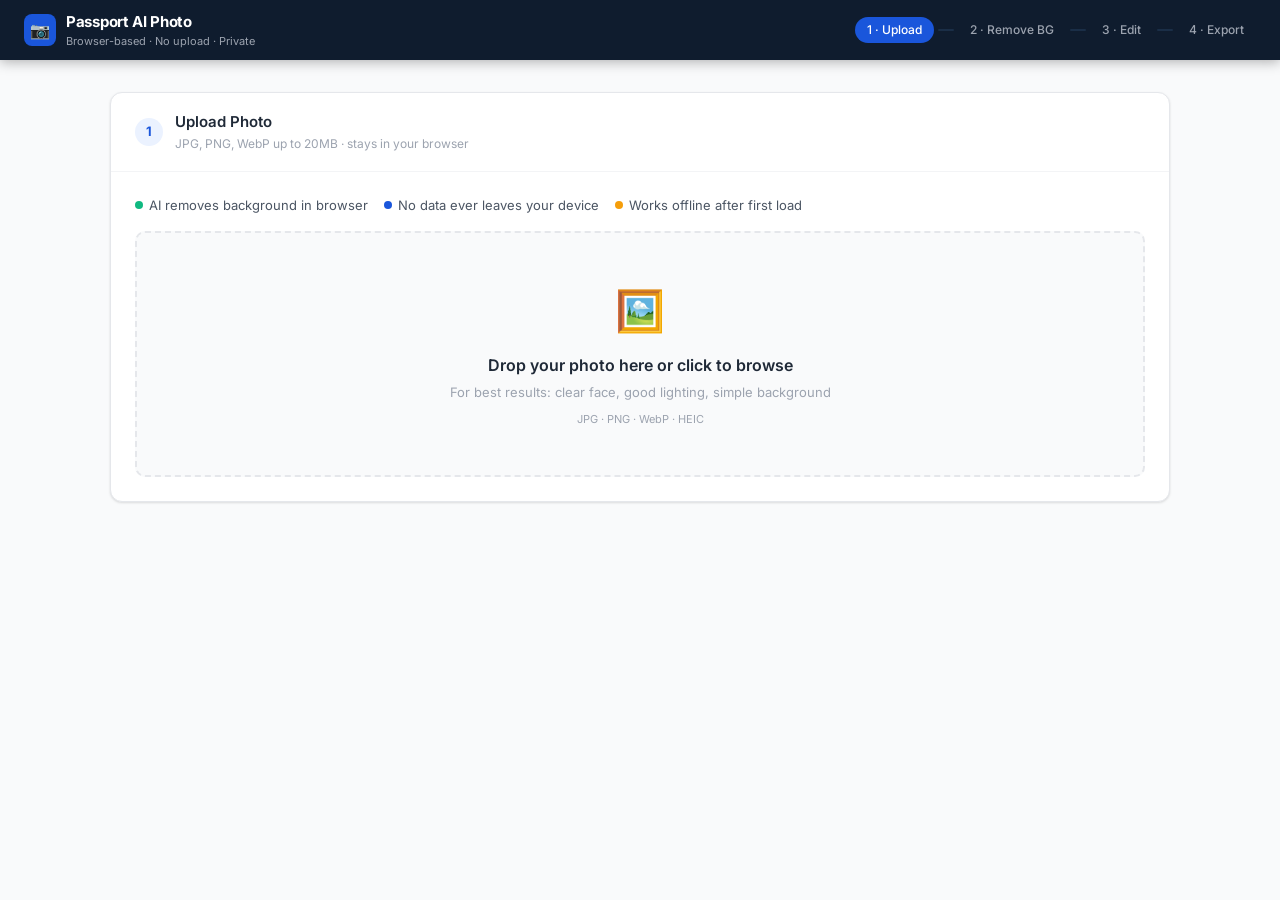
<file: index.html>
<!DOCTYPE html>
<html lang="en">
<head>
<meta charset="UTF-8">
<meta name="viewport" content="width=device-width, initial-scale=1.0">
<title>Passport AI Photo Maker</title>
<link rel="preconnect" href="https://fonts.googleapis.com">
<link href="https://fonts.googleapis.com/css2?family=Inter:wght@300;400;500;600;700&display=swap" rel="stylesheet">
<style>
  :root {
    --navy: #0F1C2E;
    --navy-light: #1A2E47;
    --blue: #1A56DB;
    --blue-light: #3B7DFF;
    --blue-faint: #EBF2FF;
    --sand: #F5F0E8;
    --white: #FFFFFF;
    --gray-50: #F9FAFB;
    --gray-100: #F3F4F6;
    --gray-200: #E5E7EB;
    --gray-400: #9CA3AF;
    --gray-600: #4B5563;
    --gray-800: #1F2937;
    --green: #10B981;
    --green-faint: #ECFDF5;
    --red: #EF4444;
    --red-faint: #FEF2F2;
    --border-radius: 12px;
    --shadow-sm: 0 1px 3px rgba(0,0,0,0.08), 0 1px 2px rgba(0,0,0,0.05);
    --shadow-md: 0 4px 16px rgba(0,0,0,0.10), 0 2px 6px rgba(0,0,0,0.06);
    --shadow-lg: 0 10px 40px rgba(0,0,0,0.14);
    --transition: 0.2s ease;
  }

  * { box-sizing: border-box; margin: 0; padding: 0; }

  body {
    font-family: 'Inter', system-ui, -apple-system, sans-serif;
    background: var(--gray-50);
    color: var(--gray-800);
    min-height: 100vh;
    font-size: 14px;
    line-height: 1.5;
  }

  /* ── Header ── */
  .header {
    background: var(--navy);
    padding: 0 24px;
    height: 60px;
    display: flex;
    align-items: center;
    justify-content: space-between;
    position: sticky;
    top: 0;
    z-index: 100;
    box-shadow: 0 2px 12px rgba(0,0,0,0.3);
  }
  .logo {
    display: flex;
    align-items: center;
    gap: 10px;
    text-decoration: none;
  }
  .logo-icon {
    width: 32px;
    height: 32px;
    background: var(--blue);
    border-radius: 8px;
    display: flex;
    align-items: center;
    justify-content: center;
    font-size: 16px;
  }
  .logo-text { color: var(--white); font-weight: 700; font-size: 15px; letter-spacing: -0.3px; }
  .logo-sub { color: var(--gray-400); font-size: 11px; font-weight: 400; }

  .header-steps {
    display: flex;
    align-items: center;
    gap: 4px;
  }
  .step-pill {
    padding: 4px 12px;
    border-radius: 20px;
    font-size: 12px;
    font-weight: 500;
    color: var(--gray-400);
    background: transparent;
    transition: var(--transition);
    white-space: nowrap;
  }
  .step-pill.active { background: var(--blue); color: var(--white); }
  .step-pill.done { color: var(--green); }
  .step-dot { width: 16px; height: 2px; background: var(--navy-light); border-radius: 1px; }

  /* ── Layout ── */
  .main {
    max-width: 1100px;
    margin: 0 auto;
    padding: 32px 20px 80px;
  }

  .panel {
    background: var(--white);
    border-radius: var(--border-radius);
    box-shadow: var(--shadow-sm);
    border: 1px solid var(--gray-200);
    margin-bottom: 20px;
    overflow: hidden;
  }
  .panel-header {
    padding: 18px 24px;
    border-bottom: 1px solid var(--gray-100);
    display: flex;
    align-items: center;
    gap: 12px;
  }
  .panel-num {
    width: 28px;
    height: 28px;
    border-radius: 50%;
    background: var(--blue-faint);
    color: var(--blue);
    font-weight: 700;
    font-size: 13px;
    display: flex;
    align-items: center;
    justify-content: center;
    flex-shrink: 0;
  }
  .panel-num.done { background: var(--green-faint); color: var(--green); }
  .panel-title { font-weight: 600; font-size: 15px; }
  .panel-subtitle { font-size: 12px; color: var(--gray-400); margin-top: 1px; }
  .panel-body { padding: 24px; }

  /* ── Upload ── */
  .upload-zone {
    border: 2px dashed var(--gray-200);
    border-radius: 10px;
    padding: 48px 24px;
    text-align: center;
    cursor: pointer;
    transition: var(--transition);
    background: var(--gray-50);
    position: relative;
  }
  .upload-zone:hover, .upload-zone.drag-over {
    border-color: var(--blue);
    background: var(--blue-faint);
  }
  .upload-zone input[type=file] {
    position: absolute; inset: 0; opacity: 0; cursor: pointer; width: 100%; height: 100%;
  }
  .upload-icon { font-size: 40px; margin-bottom: 12px; }
  .upload-title { font-size: 16px; font-weight: 600; margin-bottom: 6px; }
  .upload-hint { font-size: 13px; color: var(--gray-400); }
  .upload-formats { margin-top: 8px; font-size: 11px; color: var(--gray-400); }

  /* ── Progress ── */
  .progress-wrap {
    padding: 20px 24px;
    display: none;
  }
  .progress-wrap.visible { display: block; }
  .progress-label {
    font-size: 13px;
    color: var(--gray-600);
    margin-bottom: 8px;
    display: flex;
    justify-content: space-between;
  }
  .progress-bar-bg {
    height: 6px;
    background: var(--gray-100);
    border-radius: 3px;
    overflow: hidden;
  }
  .progress-bar-fill {
    height: 100%;
    background: linear-gradient(90deg, var(--blue), var(--blue-light));
    border-radius: 3px;
    transition: width 0.4s ease;
    width: 0%;
  }
  .progress-stages {
    display: flex;
    gap: 16px;
    margin-top: 12px;
    flex-wrap: wrap;
  }
  .progress-stage {
    display: flex;
    align-items: center;
    gap: 6px;
    font-size: 12px;
    color: var(--gray-400);
  }
  .progress-stage.active { color: var(--blue); }
  .progress-stage.done { color: var(--green); }
  .stage-dot {
    width: 8px; height: 8px; border-radius: 50%;
    background: var(--gray-200);
    transition: var(--transition);
  }
  .progress-stage.active .stage-dot { background: var(--blue); animation: pulse 1s infinite; }
  .progress-stage.done .stage-dot { background: var(--green); }

  @keyframes pulse {
    0%, 100% { opacity: 1; } 50% { opacity: 0.4; }
  }

  /* ── Editor ── */
  .editor-layout {
    display: grid;
    grid-template-columns: 1fr 320px;
    gap: 24px;
    align-items: start;
  }
  @media (max-width: 768px) {
    .editor-layout { grid-template-columns: 1fr; }
  }

  .canvas-wrap {
    position: relative;
    background: #2A2A2A;
    border-radius: 10px;
    overflow: hidden;
    aspect-ratio: 1;
    display: flex;
    align-items: center;
    justify-content: center;
    user-select: none;
    touch-action: none;
  }
  #editorCanvas {
    display: block;
    max-width: 100%;
    max-height: 100%;
    cursor: move;
  }
  .canvas-overlay {
    position: absolute;
    inset: 0;
    pointer-events: none;
  }
  .crop-box {
    position: absolute;
    border: 2px solid rgba(255,255,255,0.9);
    box-shadow: 0 0 0 9999px rgba(0,0,0,0.45);
    pointer-events: none;
  }
  .crop-corner {
    position: absolute;
    width: 12px; height: 12px;
    border-color: white;
    border-style: solid;
  }
  .crop-corner.tl { top: -1px; left: -1px; border-width: 3px 0 0 3px; }
  .crop-corner.tr { top: -1px; right: -1px; border-width: 3px 3px 0 0; }
  .crop-corner.bl { bottom: -1px; left: -1px; border-width: 0 0 3px 3px; }
  .crop-corner.br { bottom: -1px; right: -1px; border-width: 0 3px 3px 0; }

  /* ── Controls ── */
  .ctrl-section { margin-bottom: 20px; }
  .ctrl-label {
    font-size: 12px;
    font-weight: 600;
    color: var(--gray-600);
    text-transform: uppercase;
    letter-spacing: 0.6px;
    margin-bottom: 10px;
  }

  .color-swatches {
    display: flex;
    gap: 8px;
    flex-wrap: wrap;
    margin-bottom: 8px;
  }
  .swatch {
    width: 36px; height: 36px;
    border-radius: 8px;
    cursor: pointer;
    border: 2px solid transparent;
    transition: var(--transition);
    position: relative;
    flex-shrink: 0;
  }
  .swatch:hover { transform: scale(1.1); }
  .swatch.active { border-color: var(--blue); box-shadow: 0 0 0 2px white, 0 0 0 4px var(--blue); }
  .swatch-custom {
    display: flex;
    align-items: center;
    justify-content: center;
    background: linear-gradient(135deg, #ff6b6b, #ffd93d, #6bcb77, #4d96ff);
    font-size: 18px;
    overflow: hidden;
  }
  .swatch-custom input[type=color] {
    position: absolute; inset: 0; opacity: 0; cursor: pointer; width: 100%; height: 100%;
  }

  .size-selector {
    display: grid;
    grid-template-columns: 1fr 1fr;
    gap: 8px;
  }
  .size-btn {
    padding: 10px 8px;
    border: 2px solid var(--gray-200);
    border-radius: 8px;
    background: white;
    cursor: pointer;
    text-align: center;
    transition: var(--transition);
    font-family: inherit;
  }
  .size-btn:hover { border-color: var(--blue-light); }
  .size-btn.active { border-color: var(--blue); background: var(--blue-faint); color: var(--blue); }
  .size-btn-name { font-weight: 600; font-size: 13px; }
  .size-btn-dim { font-size: 11px; color: var(--gray-400); margin-top: 2px; }
  .size-btn.active .size-btn-dim { color: var(--blue); opacity: 0.7; }

  .custom-size-row {
    display: grid;
    grid-template-columns: 1fr 1fr;
    gap: 8px;
    margin-top: 8px;
  }
  .ctrl-input {
    width: 100%;
    padding: 8px 10px;
    border: 1.5px solid var(--gray-200);
    border-radius: 8px;
    font-size: 13px;
    font-family: inherit;
    outline: none;
    transition: var(--transition);
    background: var(--white);
  }
  .ctrl-input:focus { border-color: var(--blue); }
  .ctrl-input-label { font-size: 11px; color: var(--gray-400); margin-bottom: 4px; }

  .zoom-row {
    display: flex;
    align-items: center;
    gap: 10px;
  }
  .zoom-row input[type=range] {
    flex: 1;
    height: 4px;
    -webkit-appearance: none;
    background: var(--gray-200);
    border-radius: 2px;
    outline: none;
    cursor: pointer;
  }
  .zoom-row input[type=range]::-webkit-slider-thumb {
    -webkit-appearance: none;
    width: 16px; height: 16px;
    background: var(--blue);
    border-radius: 50%;
    cursor: pointer;
    box-shadow: 0 1px 4px rgba(0,0,0,0.2);
  }
  .zoom-val {
    font-size: 12px;
    font-weight: 600;
    color: var(--gray-600);
    min-width: 36px;
    text-align: right;
  }
  .zoom-icons { font-size: 14px; color: var(--gray-400); cursor: pointer; padding: 2px; }
  .zoom-icons:hover { color: var(--blue); }

  /* ── Buttons ── */
  .btn {
    display: inline-flex;
    align-items: center;
    justify-content: center;
    gap: 7px;
    padding: 10px 18px;
    border-radius: 8px;
    font-size: 13px;
    font-weight: 600;
    font-family: inherit;
    cursor: pointer;
    transition: var(--transition);
    border: none;
    text-decoration: none;
    white-space: nowrap;
  }
  .btn-primary { background: var(--blue); color: white; }
  .btn-primary:hover { background: var(--blue-light); transform: translateY(-1px); box-shadow: var(--shadow-md); }
  .btn-secondary { background: var(--gray-100); color: var(--gray-800); border: 1.5px solid var(--gray-200); }
  .btn-secondary:hover { background: var(--gray-200); }
  .btn-success { background: var(--green); color: white; }
  .btn-success:hover { opacity: 0.9; transform: translateY(-1px); }
  .btn-outline { background: transparent; color: var(--blue); border: 1.5px solid var(--blue); }
  .btn-outline:hover { background: var(--blue-faint); }
  .btn-sm { padding: 7px 14px; font-size: 12px; }
  .btn-lg { padding: 13px 24px; font-size: 15px; }
  .btn:disabled { opacity: 0.45; cursor: not-allowed; transform: none !important; box-shadow: none !important; }
  .btn-row { display: flex; gap: 8px; flex-wrap: wrap; }

  /* ── Sheet options ── */
  .layout-grid { display: grid; grid-template-columns: repeat(4, 1fr); gap: 8px; }
  @media (max-width: 500px) { .layout-grid { grid-template-columns: repeat(2, 1fr); } }
  .layout-btn {
    padding: 12px 8px;
    border: 2px solid var(--gray-200);
    border-radius: 8px;
    background: white;
    cursor: pointer;
    text-align: center;
    transition: var(--transition);
    font-family: inherit;
  }
  .layout-btn:hover { border-color: var(--blue-light); }
  .layout-btn.active { border-color: var(--blue); background: var(--blue-faint); color: var(--blue); }
  .layout-btn-num { font-size: 22px; font-weight: 700; }
  .layout-btn-label { font-size: 11px; color: var(--gray-400); margin-top: 2px; }
  .layout-btn.active .layout-btn-label { color: var(--blue); opacity: 0.7; }

  /* ── Preview sheet ── */
  #sheetCanvas {
    width: 100%;
    height: auto;
    border-radius: 8px;
    border: 1px solid var(--gray-200);
    box-shadow: var(--shadow-sm);
    display: block;
  }

  /* ── Toast ── */
  .toast {
    position: fixed;
    bottom: 24px;
    left: 50%;
    transform: translateX(-50%) translateY(80px);
    background: var(--gray-800);
    color: white;
    padding: 12px 20px;
    border-radius: 10px;
    font-size: 13px;
    font-weight: 500;
    box-shadow: var(--shadow-lg);
    z-index: 999;
    transition: transform 0.3s ease;
    white-space: nowrap;
  }
  .toast.show { transform: translateX(-50%) translateY(0); }
  .toast.success { background: var(--green); }
  .toast.error { background: var(--red); }

  /* ── Sections ── */
  .section { display: none; }
  .section.visible { display: block; }

  /* ── Result preview ── */
  .result-grid {
    display: grid;
    grid-template-columns: repeat(auto-fit, minmax(140px, 1fr));
    gap: 12px;
  }
  .result-card {
    background: var(--gray-50);
    border: 1px solid var(--gray-200);
    border-radius: 10px;
    padding: 16px;
    text-align: center;
  }
  .result-card img {
    max-width: 100%;
    height: 140px;
    object-fit: contain;
    border-radius: 6px;
    margin-bottom: 8px;
  }
  .result-card-label { font-size: 12px; color: var(--gray-600); font-weight: 500; margin-bottom: 8px; }

  /* ── Error banner ── */
  .error-banner {
    background: var(--red-faint);
    border: 1px solid #FCA5A5;
    color: #991B1B;
    padding: 12px 16px;
    border-radius: 8px;
    font-size: 13px;
    margin: 12px 0;
    display: none;
  }
  .error-banner.visible { display: block; }

  /* ── Misc ── */
  hr { border: none; border-top: 1px solid var(--gray-100); margin: 20px 0; }
  .tag {
    display: inline-flex;
    align-items: center;
    padding: 3px 8px;
    background: var(--green-faint);
    color: var(--green);
    font-size: 11px;
    font-weight: 600;
    border-radius: 20px;
    margin-left: 8px;
  }
  .tag.blue { background: var(--blue-faint); color: var(--blue); }

  .info-row {
    display: flex;
    gap: 16px;
    flex-wrap: wrap;
    margin-bottom: 16px;
  }
  .info-item { display: flex; align-items: center; gap: 6px; font-size: 13px; color: var(--gray-600); }
  .info-dot { width: 8px; height: 8px; border-radius: 50%; background: var(--green); }

  @media (max-width: 480px) {
    .header-steps { display: none; }
    .panel-body { padding: 16px; }
    .editor-layout { gap: 16px; }
  }
</style>
</head>
<body>

<!-- Header -->
<header class="header">
  <a class="logo" href="#">
    <div class="logo-icon">📷</div>
    <div>
      <div class="logo-text">Passport AI Photo</div>
      <div class="logo-sub">Browser-based · No upload · Private</div>
    </div>
  </a>
  <div class="header-steps" id="headerSteps">
    <span class="step-pill active" id="pill1">1 · Upload</span>
    <div class="step-dot"></div>
    <span class="step-pill" id="pill2">2 · Remove BG</span>
    <div class="step-dot"></div>
    <span class="step-pill" id="pill3">3 · Edit</span>
    <div class="step-dot"></div>
    <span class="step-pill" id="pill4">4 · Export</span>
  </div>
</header>

<!-- Main -->
<main class="main">

  <!-- ① Upload -->
  <div class="panel section visible" id="secUpload">
    <div class="panel-header">
      <div class="panel-num" id="num1">1</div>
      <div>
        <div class="panel-title">Upload Photo</div>
        <div class="panel-subtitle">JPG, PNG, WebP up to 20MB · stays in your browser</div>
      </div>
    </div>
    <div class="panel-body">
      <div class="info-row">
        <div class="info-item"><div class="info-dot"></div> AI removes background in browser</div>
        <div class="info-item"><div class="info-dot" style="background:var(--blue)"></div> No data ever leaves your device</div>
        <div class="info-item"><div class="info-dot" style="background:#F59E0B"></div> Works offline after first load</div>
      </div>
      <div class="upload-zone" id="uploadZone">
        <input type="file" id="fileInput" accept="image/*">
        <div class="upload-icon">🖼️</div>
        <div class="upload-title">Drop your photo here or click to browse</div>
        <div class="upload-hint">For best results: clear face, good lighting, simple background</div>
        <div class="upload-formats">JPG · PNG · WebP · HEIC</div>
      </div>
      <div class="error-banner" id="uploadError"></div>
    </div>
  </div>

  <!-- ② AI Processing -->
  <div class="panel section" id="secProcess">
    <div class="panel-header">
      <div class="panel-num" id="num2">2</div>
      <div>
        <div class="panel-title">AI Background Removal <span class="tag blue">In Progress</span></div>
        <div class="panel-subtitle">Running on-device segmentation entirely in your browser</div>
      </div>
    </div>
    <div class="panel-body">
      <div class="progress-wrap visible">
        <div class="progress-label">
          <span id="progressText">Loading AI model…</span>
          <span id="progressPct">0%</span>
        </div>
        <div class="progress-bar-bg"><div class="progress-bar-fill" id="progressFill"></div></div>
        <div class="progress-stages">
          <div class="progress-stage" id="stage1"><div class="stage-dot"></div>Load engine</div>
          <div class="progress-stage" id="stage2"><div class="stage-dot"></div>Load model</div>
          <div class="progress-stage" id="stage3"><div class="stage-dot"></div>Ready</div>
          <div class="progress-stage" id="stage4"><div class="stage-dot"></div>Run segmentation</div>
          <div class="progress-stage" id="stage5"><div class="stage-dot"></div>Refine edges</div>
        </div>
        <div class="error-banner" id="processError"></div>
        <button class="btn btn-secondary" id="btnRetryProcess" style="display:none; margin-top:12px;">Retry</button>
      </div>
    </div>
  </div>


  <!-- ③ Editor -->
  <div class="panel section" id="secEditor">
    <div class="panel-header">
      <div class="panel-num done" id="num3">✓</div>
      <div>
        <div class="panel-title">Edit & Customize</div>
        <div class="panel-subtitle">Drag to reposition · scroll to zoom · pick background color</div>
      </div>
    </div>
    <div class="panel-body">
      <div class="editor-layout">

        <!-- Canvas -->
        <div>
          <div class="canvas-wrap" id="canvasWrap">
            <canvas id="editorCanvas"></canvas>
            <div class="canvas-overlay">
              <div class="crop-box" id="cropBox">
                <div class="crop-corner tl"></div>
                <div class="crop-corner tr"></div>
                <div class="crop-corner bl"></div>
                <div class="crop-corner br"></div>
              </div>
            </div>
          </div>
        </div>

        <!-- Controls -->
        <div>
          <!-- Zoom -->
          <div class="ctrl-section">
            <div class="ctrl-label">Zoom</div>
            <div class="zoom-row">
              <span class="zoom-icons" id="zoomOut">−</span>
              <input type="range" id="zoomSlider" min="50" max="300" value="100">
              <span class="zoom-icons" id="zoomIn">+</span>
              <span class="zoom-val" id="zoomVal">100%</span>
            </div>
          </div>

          <!-- Background Color -->
          <div class="ctrl-section">
            <div class="ctrl-label">Background Color</div>
            <div class="color-swatches">
              <div class="swatch active" data-color="#FFFFFF" style="background:#FFFFFF; border:1.5px solid #E5E7EB;" title="White"></div>
              <div class="swatch" data-color="#4A90D9" style="background:#4A90D9;" title="Passport Blue"></div>
              <div class="swatch" data-color="#E8EEF5" style="background:#E8EEF5; border:1.5px solid #E5E7EB;" title="Light Gray"></div>
              <div class="swatch" data-color="#C8D8E8" style="background:#C8D8E8;" title="Sky Blue"></div>
              <div class="swatch" data-color="#F5E8D0" style="background:#F5E8D0;" title="Warm Cream"></div>
              <div class="swatch swatch-custom" title="Custom Color">
                🎨<input type="color" id="colorPicker" value="#FFFFFF">
              </div>
            </div>
          </div>

          <!-- Passport Size -->
          <div class="ctrl-section">
            <div class="ctrl-label">Passport Size</div>
            <div class="size-selector">
              <button class="size-btn active" data-w="35" data-h="45" data-dpi="300">
                <div class="size-btn-name">Standard</div>
                <div class="size-btn-dim">35 × 45 mm</div>
              </button>
              <button class="size-btn" data-w="50.8" data-h="50.8" data-dpi="300">
                <div class="size-btn-name">USA / Canada</div>
                <div class="size-btn-dim">2 × 2 inch</div>
              </button>
              <button class="size-btn" data-w="40" data-h="60" data-dpi="300">
                <div class="size-btn-name">India / CN</div>
                <div class="size-btn-dim">40 × 60 mm</div>
              </button>
              <button class="size-btn" data-w="0" data-h="0" data-dpi="300" id="customSizeBtn">
                <div class="size-btn-name">Custom</div>
                <div class="size-btn-dim">Set below</div>
              </button>
            </div>
            <div id="customSizeRow" class="custom-size-row" style="display:none;">
              <div>
                <div class="ctrl-input-label">Width (mm)</div>
                <input class="ctrl-input" type="number" id="customW" value="35" min="10" max="200">
              </div>
              <div>
                <div class="ctrl-input-label">Height (mm)</div>
                <input class="ctrl-input" type="number" id="customH" value="45" min="10" max="200">
              </div>
            </div>
          </div>

          <!-- Auto-center -->
          <div class="ctrl-section">
            <div class="ctrl-label">Tools</div>
            <div class="btn-row">
              <button class="btn btn-secondary btn-sm" id="btnCenter">⊙ Center</button>
              <button class="btn btn-secondary btn-sm" id="btnReset">↺ Reset</button>
              <button class="btn btn-secondary btn-sm" id="btnReupload">↑ New photo</button>
            </div>
          </div>

          <!-- Apply -->
          <button class="btn btn-primary" style="width:100%;margin-top:8px;" id="btnApply">
            ✓ Apply &amp; Continue →
          </button>
        </div>

      </div>
    </div>
  </div>

  <!-- ④ Export -->
  <div class="panel section" id="secExport">
    <div class="panel-header">
      <div class="panel-num done" id="num4">✓</div>
      <div>
        <div class="panel-title">Export &amp; Download</div>
        <div class="panel-subtitle">Passport photo + printable A4 sheet</div>
      </div>
    </div>
    <div class="panel-body">

      <!-- A4 layout picker -->
      <div class="ctrl-section">
        <div class="ctrl-label">A4 Sheet Layout</div>
        <div class="layout-grid">
          <button class="layout-btn active" data-count="4" id="layout4">
            <div class="layout-btn-num">4</div>
            <div class="layout-btn-label">photos</div>
          </button>
          <button class="layout-btn" data-count="6" id="layout6">
            <div class="layout-btn-num">6</div>
            <div class="layout-btn-label">photos</div>
          </button>
          <button class="layout-btn" data-count="8" id="layout8">
            <div class="layout-btn-num">8</div>
            <div class="layout-btn-label">photos</div>
          </button>
          <button class="layout-btn" data-count="12" id="layout12">
            <div class="layout-btn-num">12</div>
            <div class="layout-btn-label">photos</div>
          </button>
        </div>
      </div>

      <!-- Sheet preview -->
      <div style="margin-bottom:20px;">
        <div class="ctrl-label">Sheet Preview</div>
        <canvas id="sheetCanvas"></canvas>
      </div>

      <!-- Single photo previews -->
      <div class="ctrl-section">
        <div class="ctrl-label">Single Passport Photo</div>
        <div class="result-grid" id="resultGrid">
          <div class="result-card">
            <canvas id="previewPng" width="200" height="260" style="max-width:100%;height:140px;object-fit:contain;border-radius:6px;margin-bottom:8px;"></canvas>
            <div class="result-card-label">With background</div>
            <button class="btn btn-outline btn-sm" id="dlPng">↓ PNG</button>
          </div>
          <div class="result-card">
            <canvas id="previewJpg" width="200" height="260" style="max-width:100%;height:140px;object-fit:contain;border-radius:6px;margin-bottom:8px;"></canvas>
            <div class="result-card-label">JPG (print-ready)</div>
            <button class="btn btn-outline btn-sm" id="dlJpg">↓ JPG</button>
          </div>
          <div class="result-card">
            <canvas id="previewAlpha" width="200" height="260" style="max-width:100%;height:140px;object-fit:contain;border-radius:6px;margin-bottom:8px;background:repeating-conic-gradient(#e0e0e0 0% 25%,#fff 0% 50%) 0 0/16px 16px;"></canvas>
            <div class="result-card-label">Transparent PNG</div>
            <button class="btn btn-outline btn-sm" id="dlAlpha">↓ PNG (no BG)</button>
          </div>
        </div>
      </div>

      <hr>

      <!-- Download buttons -->
      <div class="btn-row">
        <button class="btn btn-success btn-lg" id="dlSheet">↓ Download A4 Sheet (PDF)</button>
        <button class="btn btn-primary" id="dlSheetPng">↓ A4 Sheet PNG</button>
        <button class="btn btn-secondary" id="btnStartOver">↺ Start Over</button>
      </div>

    </div>
  </div>

</main>

<!-- Toast -->
<div class="toast" id="toast"></div>

<!-- ── Scripts ── -->
<!-- ONNX Runtime Web from CDN -->
<!-- MediaPipe Tasks Vision is loaded dynamically via ES module import inside loadModels() -->


<script>
/* ═══════════════════════════════════════════════════════════════════
   PASSPORT AI PHOTO MAKER
   Full in-browser pipeline:
   Upload → ONNX BG removal → Editor → Export
═══════════════════════════════════════════════════════════════════ */

// ── State ──────────────────────────────────────────────────────────
const state = {
  originalImage: null,      // HTMLImageElement original
  mattedCanvas: null,       // Canvas with alpha applied
  bgColor: '#FFFFFF',
  passportW: 35,            // mm
  passportH: 45,
  DPI: 300,
  sheetCount: 4,
  // editor transform
  panX: 0, panY: 0,
  scale: 1.0,
  isDragging: false,
  dragStartX: 0, dragStartY: 0,
  lastPanX: 0, lastPanY: 0,
};

// ── Segmentation model config ──────────────────────────────────────
// Using MediaPipe Tasks Vision (Google-hosted, CORS-safe, purpose-built
// for selfie/portrait segmentation). Replaces unreliable third-party ONNX models.
const MEDIAPIPE_VISION_BUNDLE = 'https://cdn.jsdelivr.net/npm/@mediapipe/tasks-vision@0.10.14/wasm';
const SELFIE_SEGMENTER_MODEL = 'https://storage.googleapis.com/mediapipe-models/image_segmenter/selfie_segmenter/float16/latest/selfie_segmenter.tflite';
let imageSegmenter = null;
let segmenterLoadError = null;


// ── DOM refs ───────────────────────────────────────────────────────
const $ = id => document.getElementById(id);
const uploadZone   = $('uploadZone');
const fileInput    = $('fileInput');
const editorCanvas = $('editorCanvas');
const editorCtx    = editorCanvas.getContext('2d');
const cropBox      = $('cropBox');
const canvasWrap   = $('canvasWrap');
const zoomSlider   = $('zoomSlider');
const zoomVal      = $('zoomVal');
const colorPicker  = $('colorPicker');
const sheetCanvas  = $('sheetCanvas');
const sheetCtx     = sheetCanvas.getContext('2d');

// ── Section visibility ─────────────────────────────────────────────
function showSection(id) {
  ['secUpload','secProcess','secEditor','secExport'].forEach(s => {
    $(s).classList.toggle('visible', s === id);
  });
}

function updatePills(step) {
  for (let i = 1; i <= 4; i++) {
    const p = $('pill'+i);
    p.classList.remove('active','done');
    if (i === step) p.classList.add('active');
    else if (i < step) p.classList.add('done');
  }
}

// ── Toast ──────────────────────────────────────────────────────────
function toast(msg, type='', dur=3000) {
  const el = $('toast');
  el.textContent = msg;
  el.className = 'toast show ' + type;
  clearTimeout(el._t);
  el._t = setTimeout(() => el.classList.remove('show'), dur);
}

// ── Progress ───────────────────────────────────────────────────────
function setProgress(pct, text, stageIdx) {
  $('progressFill').style.width = pct + '%';
  $('progressPct').textContent = Math.round(pct) + '%';
  if (text) $('progressText').textContent = text;
  for (let i = 1; i <= 5; i++) {
    const el = $('stage'+i);
    el.classList.remove('active','done');
    if (i === stageIdx) el.classList.add('active');
    else if (i < stageIdx) el.classList.add('done');
  }
}

function showProcessError(msg) {
  const el = $('processError');
  el.textContent = '⚠ ' + msg;
  el.classList.add('visible');
  const retryBtn = $('btnRetryProcess');
  if (retryBtn) retryBtn.style.display = 'inline-block';
}

// ── Note: MediaPipe Tasks Vision caches its own wasm/model assets
// internally via the browser cache, so no manual IndexedDB caching
// layer is needed anymore. ─────────────────────────────────────────

// ── Load segmentation model (MediaPipe) ────────────────────────────
async function loadModels() {
  setProgress(5, 'Loading AI segmentation engine…', 1);
  try {
    const { FilesetResolver, ImageSegmenter } = await import(
      'https://cdn.jsdelivr.net/npm/@mediapipe/tasks-vision@0.10.14/+esm'
    );
    setProgress(35, 'Loading selfie segmentation model…', 2);

    const vision = await FilesetResolver.forVisionTasks(MEDIAPIPE_VISION_BUNDLE);

    imageSegmenter = await ImageSegmenter.createFromOptions(vision, {
      baseOptions: {
        modelAssetPath: SELFIE_SEGMENTER_MODEL,
        delegate: 'GPU',
      },
      runningMode: 'IMAGE',
      outputCategoryMask: false,
      outputConfidenceMasks: true,
    });

    setProgress(90, 'Model ready…', 3);
    console.log('MediaPipe ImageSegmenter loaded successfully.');
  } catch (err) {
    console.error('Failed to load MediaPipe segmenter:', err);
    segmenterLoadError = err;
    imageSegmenter = null;
    // Try a CPU delegate fallback once, in case GPU/WebGL isn't available
    try {
      const { FilesetResolver, ImageSegmenter } = await import(
        'https://cdn.jsdelivr.net/npm/@mediapipe/tasks-vision@0.10.14/+esm'
      );
      const vision = await FilesetResolver.forVisionTasks(MEDIAPIPE_VISION_BUNDLE);
      imageSegmenter = await ImageSegmenter.createFromOptions(vision, {
        baseOptions: { modelAssetPath: SELFIE_SEGMENTER_MODEL, delegate: 'CPU' },
        runningMode: 'IMAGE',
        outputCategoryMask: false,
        outputConfidenceMasks: true,
      });
      segmenterLoadError = null;
      console.log('MediaPipe ImageSegmenter loaded on CPU fallback.');
    } catch (err2) {
      console.error('CPU fallback also failed:', err2);
      segmenterLoadError = err2;
      imageSegmenter = null;
    }
  }
}

// ── (legacy ONNX tensor helpers removed — MediaPipe handles preprocessing internally) ──

// ── Run AI background removal (MediaPipe Selfie Segmentation) ──────
async function runBgRemoval(imgEl) {
  const iw = imgEl.naturalWidth || imgEl.width;
  const ih = imgEl.naturalHeight || imgEl.height;

  if (!imageSegmenter) {
    // No working model at all — be honest with the user instead of
    // silently producing a fake oval cutout.
    throw new Error(
      'Background removal model could not be loaded' +
      (segmenterLoadError ? ` (${segmenterLoadError.message})` : '') +
      '. This usually means the page was opened from a non-https ' +
      'location (e.g. a local/content:// URL) or the network blocked ' +
      'the model download. Please open this tool over https:// and try again.'
    );
  }

  setProgress(92, 'Running AI segmentation…', 4);

  // MediaPipe needs an actual <img> or canvas/ImageBitmap as input.
  // Draw to a working canvas at original resolution for best edge quality.
  const srcCanvas = document.createElement('canvas');
  srcCanvas.width = iw;
  srcCanvas.height = ih;
  const srcCtx = srcCanvas.getContext('2d');
  srcCtx.drawImage(imgEl, 0, 0, iw, ih);

  const result = imageSegmenter.segment(srcCanvas);
  const confMasks = result.confidenceMasks;
  if (!confMasks || !confMasks.length) {
    result.close && result.close();
    throw new Error('Segmentation returned no mask data.');
  }

  // For the selfie_segmenter model, mask[0] is "person" confidence (0..1).
  const maskData = confMasks[0].getAsFloat32Array();
  const maskW = confMasks[0].width;
  const maskH = confMasks[0].height;

  setProgress(96, 'Refining edges…', 5);

  // Composite alpha onto the original-resolution image, with bilinear
  // upsampling from the (usually lower-res) mask and a light feather
  // pass to avoid hard/jagged cutout edges around hair and shoulders.
  const resultCanvas = new OffscreenCanvas(iw, ih);
  const rCtx = resultCanvas.getContext('2d');
  rCtx.drawImage(imgEl, 0, 0, iw, ih);
  const imgData = rCtx.getImageData(0, 0, iw, ih);
  const px = imgData.data;

  // First pass: bilinear-sample alpha into a full-res buffer.
  const alphaBuf = new Float32Array(iw * ih);
  for (let y = 0; y < ih; y++) {
    const sy = (y / ih) * maskH;
    const y0 = Math.min(maskH - 1, Math.floor(sy));
    const y1 = Math.min(maskH - 1, y0 + 1);
    const fy = sy - y0;
    for (let x = 0; x < iw; x++) {
      const sx = (x / iw) * maskW;
      const x0 = Math.min(maskW - 1, Math.floor(sx));
      const x1 = Math.min(maskW - 1, x0 + 1);
      const fx = sx - x0;

      const a00 = maskData[y0 * maskW + x0];
      const a10 = maskData[y0 * maskW + x1];
      const a01 = maskData[y1 * maskW + x0];
      const a11 = maskData[y1 * maskW + x1];
      const top = a00 + (a10 - a00) * fx;
      const bot = a01 + (a11 - a01) * fx;
      alphaBuf[y * iw + x] = top + (bot - top) * fy;
    }
  }

  // Second pass: light 3x3 smoothing on the alpha channel only,
  // which softens jagged edges without blurring the actual photo.
  const smoothed = new Float32Array(iw * ih);
  for (let y = 0; y < ih; y++) {
    for (let x = 0; x < iw; x++) {
      let sum = 0, n = 0;
      for (let dy = -1; dy <= 1; dy++) {
        const yy = y + dy;
        if (yy < 0 || yy >= ih) continue;
        for (let dx = -1; dx <= 1; dx++) {
          const xx = x + dx;
          if (xx < 0 || xx >= iw) continue;
          sum += alphaBuf[yy * iw + xx];
          n++;
        }
      }
      smoothed[y * iw + x] = sum / n;
    }
  }

  for (let i = 0; i < iw * ih; i++) {
    const a = Math.max(0, Math.min(1, smoothed[i]));
    px[i * 4 + 3] = Math.round(a * 255);
  }

  rCtx.putImageData(imgData, 0, 0);
  confMasks.forEach(m => m.close && m.close());
  result.close && result.close();

  return resultCanvas;
}

// ── Convert OffscreenCanvas to regular canvas ──────────────────────
async function offscreenToCanvas(off) {
  const c = document.createElement('canvas');
  c.width  = off.width;
  c.height = off.height;
  const blob = await off.convertToBlob({ type: 'image/png' });
  return new Promise(res => {
    const img = new Image();
    img.onload = () => {
      c.getContext('2d').drawImage(img, 0, 0);
      URL.revokeObjectURL(img.src);
      res(c);
    };
    img.src = URL.createObjectURL(blob);
  });
}

// ── EDITOR ────────────────────────────────────────────────────────
const CROP_RATIO = 35 / 45; // default passport ratio
let cropRatio = CROP_RATIO;
let cropBoxPx = { x: 0, y: 0, w: 0, h: 0 };

function initEditor() {
  const wrap = canvasWrap;
  const size = wrap.clientWidth;
  editorCanvas.width  = size;
  editorCanvas.height = size;

  // Reset pan/scale
  state.panX = 0; state.panY = 0;
  state.scale = 1.0;
  zoomSlider.value = 100;
  zoomVal.textContent = '100%';

  updateCropBox();
  renderEditor();
}

function updateCropBox() {
  const cw = editorCanvas.width;
  const ch = editorCanvas.height;
  const padding = 24;
  const maxW = cw - padding * 2;
  const maxH = ch - padding * 2;
  let bw, bh;
  if (maxW / cropRatio <= maxH) {
    bw = maxW; bh = bw / cropRatio;
  } else {
    bh = maxH; bw = bh * cropRatio;
  }
  const bx = (cw - bw) / 2;
  const by = (ch - bh) / 2;
  cropBoxPx = { x: bx, y: by, w: bw, h: bh };

  // Position CSS crop box overlay
  const ww = canvasWrap.clientWidth;
  const wh = canvasWrap.clientHeight;
  const canvasRect = editorCanvas.getBoundingClientRect();
  const wrapRect   = canvasWrap.getBoundingClientRect();

  const scaleX = canvasRect.width  / cw;
  const scaleY = canvasRect.height / ch;

  cropBox.style.left   = (bx * scaleX + (canvasRect.left - wrapRect.left)) + 'px';
  cropBox.style.top    = (by * scaleY + (canvasRect.top  - wrapRect.top))  + 'px';
  cropBox.style.width  = (bw * scaleX) + 'px';
  cropBox.style.height = (bh * scaleY) + 'px';
}

function renderEditor() {
  if (!state.mattedCanvas) return;
  const ctx = editorCtx;
  const cw = editorCanvas.width;
  const ch = editorCanvas.height;

  ctx.clearRect(0, 0, cw, ch);

  // Draw background
  ctx.fillStyle = '#3A3A3A';
  ctx.fillRect(0, 0, cw, ch);

  // Draw image centered in crop box with pan+zoom
  const img = state.mattedCanvas;
  const { x: bx, y: by, w: bw, h: bh } = cropBoxPx;

  // Fit image into crop box by default
  const imgRatio = img.width / img.height;
  let dw = bw * state.scale;
  let dh = dw / imgRatio;
  if (dh < bh * state.scale) { dh = bh * state.scale; dw = dh * imgRatio; }

  const cx = bx + bw/2 + state.panX;
  const cy = by + bh/2 + state.panY;

  ctx.save();
  ctx.beginPath();
  ctx.rect(bx, by, bw, bh);
  ctx.clip();

  // Background fill behind transparent image
  ctx.fillStyle = state.bgColor;
  ctx.fillRect(bx, by, bw, bh);

  ctx.drawImage(img, cx - dw/2, cy - dh/2, dw, dh);
  ctx.restore();
}

// ── Drag to pan ────────────────────────────────────────────────────
function getPointer(e) {
  if (e.touches && e.touches.length > 0) {
    const r = editorCanvas.getBoundingClientRect();
    return {
      x: (e.touches[0].clientX - r.left) * (editorCanvas.width / r.width),
      y: (e.touches[0].clientY - r.top)  * (editorCanvas.height / r.height),
    };
  }
  const r = editorCanvas.getBoundingClientRect();
  return {
    x: (e.clientX - r.left) * (editorCanvas.width / r.width),
    y: (e.clientY - r.top)  * (editorCanvas.height / r.height),
  };
}

editorCanvas.addEventListener('mousedown', e => {
  state.isDragging = true;
  const p = getPointer(e);
  state.dragStartX = p.x; state.dragStartY = p.y;
  state.lastPanX = state.panX; state.lastPanY = state.panY;
  e.preventDefault();
});
editorCanvas.addEventListener('touchstart', e => {
  if (e.touches.length !== 1) return;
  state.isDragging = true;
  const p = getPointer(e);
  state.dragStartX = p.x; state.dragStartY = p.y;
  state.lastPanX = state.panX; state.lastPanY = state.panY;
  e.preventDefault();
}, { passive: false });

window.addEventListener('mousemove', e => {
  if (!state.isDragging) return;
  const p = getPointer(e);
  state.panX = state.lastPanX + (p.x - state.dragStartX);
  state.panY = state.lastPanY + (p.y - state.dragStartY);
  renderEditor();
});
window.addEventListener('touchmove', e => {
  if (!state.isDragging || e.touches.length !== 1) return;
  const p = getPointer(e);
  state.panX = state.lastPanX + (p.x - state.dragStartX);
  state.panY = state.lastPanY + (p.y - state.dragStartY);
  renderEditor();
  e.preventDefault();
}, { passive: false });

window.addEventListener('mouseup',  () => state.isDragging = false);
window.addEventListener('touchend', () => state.isDragging = false);

// Scroll to zoom
editorCanvas.addEventListener('wheel', e => {
  e.preventDefault();
  const delta = e.deltaY > 0 ? -5 : 5;
  const nv = Math.max(50, Math.min(300, parseInt(zoomSlider.value) + delta));
  zoomSlider.value = nv;
  state.scale = nv / 100;
  zoomVal.textContent = nv + '%';
  renderEditor();
}, { passive: false });

// ── Zoom slider ────────────────────────────────────────────────────
zoomSlider.addEventListener('input', () => {
  const v = parseInt(zoomSlider.value);
  state.scale = v / 100;
  zoomVal.textContent = v + '%';
  renderEditor();
});
$('zoomIn').addEventListener('click',  () => { zoomSlider.value = Math.min(300, +zoomSlider.value + 10); zoomSlider.dispatchEvent(new Event('input')); });
$('zoomOut').addEventListener('click', () => { zoomSlider.value = Math.max(50,  +zoomSlider.value - 10); zoomSlider.dispatchEvent(new Event('input')); });

// ── Color swatches ─────────────────────────────────────────────────
document.querySelectorAll('.swatch[data-color]').forEach(sw => {
  sw.addEventListener('click', () => {
    document.querySelectorAll('.swatch').forEach(s => s.classList.remove('active'));
    sw.classList.add('active');
    state.bgColor = sw.dataset.color;
    colorPicker.value = state.bgColor;
    renderEditor();
  });
});

colorPicker.addEventListener('input', () => {
  document.querySelectorAll('.swatch').forEach(s => s.classList.remove('active'));
  document.querySelector('.swatch-custom').classList.add('active');
  state.bgColor = colorPicker.value;
  renderEditor();
});

// ── Passport size buttons ──────────────────────────────────────────
document.querySelectorAll('.size-btn').forEach(btn => {
  btn.addEventListener('click', () => {
    document.querySelectorAll('.size-btn').forEach(b => b.classList.remove('active'));
    btn.classList.add('active');

    const isCustom = btn.id === 'customSizeBtn';
    $('customSizeRow').style.display = isCustom ? 'grid' : 'none';

    if (!isCustom) {
      state.passportW = parseFloat(btn.dataset.w);
      state.passportH = parseFloat(btn.dataset.h);
      cropRatio = state.passportW / state.passportH;
      updateCropBox();
      renderEditor();
    }
  });
});

$('customW').addEventListener('input', () => {
  const w = parseFloat($('customW').value) || 35;
  const h = parseFloat($('customH').value) || 45;
  state.passportW = w; state.passportH = h;
  cropRatio = w / h;
  updateCropBox();
  renderEditor();
});
$('customH').addEventListener('input', () => $('customW').dispatchEvent(new Event('input')));

// ── Center / Reset ─────────────────────────────────────────────────
$('btnCenter').addEventListener('click', () => {
  state.panX = 0; state.panY = 0;
  renderEditor();
});
$('btnReset').addEventListener('click', () => {
  state.panX = 0; state.panY = 0;
  state.scale = 1;
  zoomSlider.value = 100;
  zoomVal.textContent = '100%';
  renderEditor();
});
$('btnReupload').addEventListener('click', () => {
  fileInput.value = '';
  showSection('secUpload');
  updatePills(1);
});

// ── Apply → Export ─────────────────────────────────────────────────
$('btnApply').addEventListener('click', () => {
  generateExport();
  showSection('secExport');
  updatePills(4);
});

// ── Generate final passport photo canvas ──────────────────────────
function getPassportCanvas() {
  // px at 300 DPI
  const pw = Math.round(state.passportW / 25.4 * state.DPI);
  const ph = Math.round(state.passportH / 25.4 * state.DPI);

  const c = document.createElement('canvas');
  c.width = pw; c.height = ph;
  const ctx = c.getContext('2d');

  const img = state.mattedCanvas;
  const imgRatio = img.width / img.height;
  let dw, dh;
  if (imgRatio > pw/ph) { dh = ph * state.scale; dw = dh * imgRatio; }
  else                   { dw = pw * state.scale; dh = dw / imgRatio; }

  // Use editor pan as fraction of crop box
  const { w: bw, h: bh } = cropBoxPx;
  const panFracX = state.panX / (bw || 1);
  const panFracY = state.panY / (bh || 1);

  const cx = pw/2 + panFracX * pw;
  const cy = ph/2 + panFracY * ph;

  // Background
  ctx.fillStyle = state.bgColor;
  ctx.fillRect(0, 0, pw, ph);

  ctx.drawImage(img, cx - dw/2, cy - dh/2, dw, dh);

  return c;
}

function getAlphaCanvas() {
  const pw = Math.round(state.passportW / 25.4 * state.DPI);
  const ph = Math.round(state.passportH / 25.4 * state.DPI);
  const c = document.createElement('canvas');
  c.width = pw; c.height = ph;
  const ctx = c.getContext('2d');

  const img = state.mattedCanvas;
  const imgRatio = img.width / img.height;
  let dw, dh;
  if (imgRatio > pw/ph) { dh = ph * state.scale; dw = dh * imgRatio; }
  else                   { dw = pw * state.scale; dh = dw / imgRatio; }

  const { w: bw, h: bh } = cropBoxPx;
  const panFracX = state.panX / (bw || 1);
  const panFracY = state.panY / (bh || 1);
  const cx = pw/2 + panFracX * pw;
  const cy = ph/2 + panFracY * ph;

  ctx.drawImage(img, cx - dw/2, cy - dh/2, dw, dh);
  return c;
}

function generateExport() {
  const passport = getPassportCanvas();
  const alpha    = getAlphaCanvas();

  // PNG preview
  const prevPng = $('previewPng');
  prevPng.width = passport.width; prevPng.height = passport.height;
  prevPng.getContext('2d').drawImage(passport, 0, 0);

  // JPG preview
  const prevJpg = $('previewJpg');
  prevJpg.width = passport.width; prevJpg.height = passport.height;
  const jpgCtx = prevJpg.getContext('2d');
  jpgCtx.fillStyle = '#FFF';
  jpgCtx.fillRect(0, 0, passport.width, passport.height);
  jpgCtx.drawImage(passport, 0, 0);

  // Alpha preview
  const prevA = $('previewAlpha');
  prevA.width = alpha.width; prevA.height = alpha.height;
  prevA.getContext('2d').drawImage(alpha, 0, 0);

  // A4 sheet
  generateSheet(passport);
}

// ── A4 Sheet generator ────────────────────────────────────────────
function generateSheet(passportCanvas) {
  // A4 at 300 DPI
  const A4W = Math.round(210 / 25.4 * state.DPI);  // 2480px
  const A4H = Math.round(297 / 25.4 * state.DPI);  // 3508px

  sheetCanvas.width  = A4W;
  sheetCanvas.height = A4H;
  const ctx = sheetCtx;

  ctx.fillStyle = '#FFFFFF';
  ctx.fillRect(0, 0, A4W, A4H);

  const count = state.sheetCount;
  const margin   = Math.round(10 / 25.4 * state.DPI); // 10mm margin
  const gap      = Math.round(5  / 25.4 * state.DPI); // 5mm gap

  const pw = passportCanvas.width;
  const ph = passportCanvas.height;

  // Auto-layout: find cols/rows
  const cols = count <= 4 ? 2 : count <= 6 ? 3 : 4;
  const rows = Math.ceil(count / cols);

  const totalW = cols * pw + (cols - 1) * gap;
  const totalH = rows * ph + (rows - 1) * gap;
  const startX = Math.round((A4W - totalW) / 2);
  const startY = Math.round((A4H - totalH) / 2);

  // Draw cut lines (light gray)
  ctx.strokeStyle = 'rgba(180,180,180,0.6)';
  ctx.setLineDash([8, 8]);
  ctx.lineWidth = 2;

  for (let r = 0; r < rows; r++) {
    for (let c = 0; c < cols; c++) {
      const idx = r * cols + c;
      if (idx >= count) break;
      const x = startX + c * (pw + gap);
      const y = startY + r * (ph + gap);
      ctx.strokeRect(x, y, pw, ph);
      ctx.drawImage(passportCanvas, x, y, pw, ph);
    }
  }

  ctx.setLineDash([]);
}

// ── Sheet count buttons ────────────────────────────────────────────
document.querySelectorAll('[data-count]').forEach(btn => {
  btn.addEventListener('click', () => {
    document.querySelectorAll('[data-count]').forEach(b => b.classList.remove('active'));
    btn.classList.add('active');
    state.sheetCount = parseInt(btn.dataset.count);
    if (state.mattedCanvas) {
      const passport = getPassportCanvas();
      generateSheet(passport);
    }
  });
});

// ── Download helpers ───────────────────────────────────────────────
function downloadCanvas(canvas, filename, type='image/png', quality=0.95) {
  canvas.toBlob(blob => {
    const a = document.createElement('a');
    a.href = URL.createObjectURL(blob);
    a.download = filename;
    a.click();
    setTimeout(() => URL.revokeObjectURL(a.href), 5000);
  }, type, quality);
}

$('dlPng').addEventListener('click', () => {
  downloadCanvas(getPassportCanvas(), 'passport-photo.png');
  toast('PNG downloaded ✓', 'success');
});

$('dlJpg').addEventListener('click', () => {
  const c = document.createElement('canvas');
  const p = getPassportCanvas();
  c.width = p.width; c.height = p.height;
  const ctx = c.getContext('2d');
  ctx.fillStyle = '#FFF';
  ctx.fillRect(0, 0, c.width, c.height);
  ctx.drawImage(p, 0, 0);
  downloadCanvas(c, 'passport-photo.jpg', 'image/jpeg', 0.95);
  toast('JPG downloaded ✓', 'success');
});

$('dlAlpha').addEventListener('click', () => {
  downloadCanvas(getAlphaCanvas(), 'passport-photo-transparent.png');
  toast('Transparent PNG downloaded ✓', 'success');
});

$('dlSheetPng').addEventListener('click', () => {
  downloadCanvas(sheetCanvas, 'passport-sheet-a4.png');
  toast('A4 Sheet PNG downloaded ✓', 'success');
});

$('dlSheet').addEventListener('click', async () => {
  toast('Generating PDF…');
  try {
    await generatePDF();
    toast('PDF downloaded ✓', 'success');
  } catch(err) {
    console.error(err);
    // Fallback: download as PNG
    downloadCanvas(sheetCanvas, 'passport-sheet-a4.png');
    toast('Saved as PNG (PDF library unavailable)', '', 4000);
  }
});

async function generatePDF() {
  // Use PDF from canvas via data URL embedded in minimal PDF
  const blob = await new Promise(res => sheetCanvas.toBlob(res, 'image/jpeg', 0.92));
  const imgDataUrl = await new Promise(res => {
    const r = new FileReader();
    r.onload = e => res(e.target.result);
    r.readAsDataURL(blob);
  });

  // Build a minimal valid PDF with embedded JPEG
  // A4 = 595.28 x 841.89 points
  const pdfW = 595.28, pdfH = 841.89;
  const imgW = sheetCanvas.width, imgH = sheetCanvas.height;
  const base64 = imgDataUrl.split(',')[1];

  const pdfContent = buildMinimalPDF(base64, pdfW, pdfH, imgW, imgH);
  const pdfBlob = new Blob([pdfContent], { type: 'application/pdf' });
  const a = document.createElement('a');
  a.href = URL.createObjectURL(pdfBlob);
  a.download = 'passport-sheet-a4.pdf';
  a.click();
  setTimeout(() => URL.revokeObjectURL(a.href), 5000);
}

function buildMinimalPDF(base64Jpeg, pdfW, pdfH, imgW, imgH) {
  // Decode base64 to binary string
  const binaryStr = atob(base64Jpeg);
  const imgBytes  = new Uint8Array(binaryStr.length);
  for (let i = 0; i < binaryStr.length; i++) imgBytes[i] = binaryStr.charCodeAt(i);

  const enc = new TextEncoder();

  // Build PDF object by object
  const objects = [];

  // Object 1: Catalog
  objects.push(`1 0 obj\n<< /Type /Catalog /Pages 2 0 R >>\nendobj`);

  // Object 2: Pages
  objects.push(`2 0 obj\n<< /Type /Pages /Kids [3 0 R] /Count 1 >>\nendobj`);

  // Object 3: Page
  objects.push(`3 0 obj\n<< /Type /Page /Parent 2 0 R /MediaBox [0 0 ${pdfW.toFixed(2)} ${pdfH.toFixed(2)}] /Contents 4 0 R /Resources << /XObject << /Im1 5 0 R >> >> >>\nendobj`);

  // Object 4: Page content stream (draw image full page)
  const stream = `q\n${pdfW.toFixed(2)} 0 0 ${pdfH.toFixed(2)} 0 0 cm\n/Im1 Do\nQ\n`;
  objects.push(`4 0 obj\n<< /Length ${stream.length} >>\nstream\n${stream}\nendstream\nendobj`);

  // Object 5: Image XObject
  const imgObjHeader = `5 0 obj\n<< /Type /XObject /Subtype /Image /Width ${imgW} /Height ${imgH} /ColorSpace /DeviceRGB /BitsPerComponent 8 /Filter /DCTDecode /Length ${imgBytes.length} >>\nstream\n`;
  const imgObjFooter = `\nendstream\nendobj`;

  // Assemble: first pass as strings to compute byte offsets
  const parts = [];
  const header = `%PDF-1.4\n%\xE2\xE3\xCF\xD3\n`;

  parts.push(enc.encode(header));
  const offsets = [];

  for (let i = 0; i < objects.length; i++) {
    if (i === 4) {
      // Image object: mixed text + binary
      const hdr = enc.encode(imgObjHeader);
      const ftr = enc.encode(imgObjFooter);
      offsets.push(parts.reduce((a,b)=>a+b.length,0));
      const combined = new Uint8Array(hdr.length + imgBytes.length + ftr.length);
      combined.set(hdr, 0);
      combined.set(imgBytes, hdr.length);
      combined.set(ftr, hdr.length + imgBytes.length);
      parts.push(combined);
    } else {
      offsets.push(parts.reduce((a,b)=>a+b.length,0));
      parts.push(enc.encode(objects[i] + '\n'));
    }
  }

  // Cross-reference table
  const xrefOffset = parts.reduce((a,b)=>a+b.length,0);
  let xref = `xref\n0 ${objects.length + 1}\n0000000000 65535 f \n`;
  for (const off of offsets) {
    xref += off.toString().padStart(10,'0') + ' 00000 n \n';
  }
  xref += `trailer\n<< /Size ${objects.length + 1} /Root 1 0 R >>\nstartxref\n${xrefOffset}\n%%EOF`;

  parts.push(enc.encode(xref));

  // Concatenate all parts
  const totalLen = parts.reduce((a,b)=>a+b.length,0);
  const result = new Uint8Array(totalLen);
  let pos = 0;
  for (const p of parts) { result.set(p, pos); pos += p.length; }
  return result;
}

$('btnStartOver').addEventListener('click', () => {
  state.originalImage = null;
  state.mattedCanvas  = null;
  fileInput.value = '';
  showSection('secUpload');
  updatePills(1);
});

// ── Upload handling ────────────────────────────────────────────────
uploadZone.addEventListener('dragover', e => { e.preventDefault(); uploadZone.classList.add('drag-over'); });
uploadZone.addEventListener('dragleave', () => uploadZone.classList.remove('drag-over'));
uploadZone.addEventListener('drop', e => {
  e.preventDefault();
  uploadZone.classList.remove('drag-over');
  const file = e.dataTransfer.files[0];
  if (file && file.type.startsWith('image/')) handleFile(file);
});

fileInput.addEventListener('change', () => {
  if (fileInput.files[0]) handleFile(fileInput.files[0]);
});

async function handleFile(file) {
  if (file.size > 20 * 1024 * 1024) {
    const e = $('uploadError');
    e.textContent = 'File too large. Please use an image under 20 MB.';
    e.classList.add('visible');
    return;
  }
  $('uploadError').classList.remove('visible');

  const url = URL.createObjectURL(file);
  const img  = new Image();
  img.onload = async () => {
    URL.revokeObjectURL(url);
    state.originalImage = img;
    await processImage(img);
  };
  img.onerror = () => {
    const e = $('uploadError');
    e.textContent = 'Could not read image. Please try another file.';
    e.classList.add('visible');
  };
  img.src = url;
}

async function processImage(img) {
  showSection('secProcess');
  updatePills(2);
  $('processError').classList.remove('visible');
  const retryBtn = $('btnRetryProcess');
  if (retryBtn) retryBtn.style.display = 'none';

  try {
    setProgress(0, 'Starting AI pipeline…', 1);

    // Load models (cached after first load)
    await loadModels();
    setProgress(90, 'Running background removal…', 4);

    const offscreen = await runBgRemoval(img);
    setProgress(98, 'Finalizing…', 5);

    state.mattedCanvas = await offscreenToCanvas(offscreen);

    setProgress(100, 'Done!', 5);
    await new Promise(r => setTimeout(r, 400));

    showSection('secEditor');
    updatePills(3);

    // Init editor after DOM is visible
    requestAnimationFrame(() => {
      initEditor();
      window.addEventListener('resize', debounce(() => {
        if ($('secEditor').classList.contains('visible')) {
          const size = canvasWrap.clientWidth;
          editorCanvas.width  = size;
          editorCanvas.height = size;
          updateCropBox();
          renderEditor();
        }
      }, 200));
    });

  } catch(err) {
    console.error('Processing error:', err);
    showProcessError('AI processing failed: ' + err.message + '. Try a smaller image or different browser.');
  }
}

function debounce(fn, ms) {
  let t;
  return (...args) => { clearTimeout(t); t = setTimeout(() => fn(...args), ms); };
}

// ── Init ───────────────────────────────────────────────────────────
(function init() {
  showSection('secUpload');
  updatePills(1);

  const retryBtn = $('btnRetryProcess');
  if (retryBtn) {
    retryBtn.addEventListener('click', () => {
      if (state.originalImage) processImage(state.originalImage);
    });
  }
})();
</script>
</body>
</html>
</file>
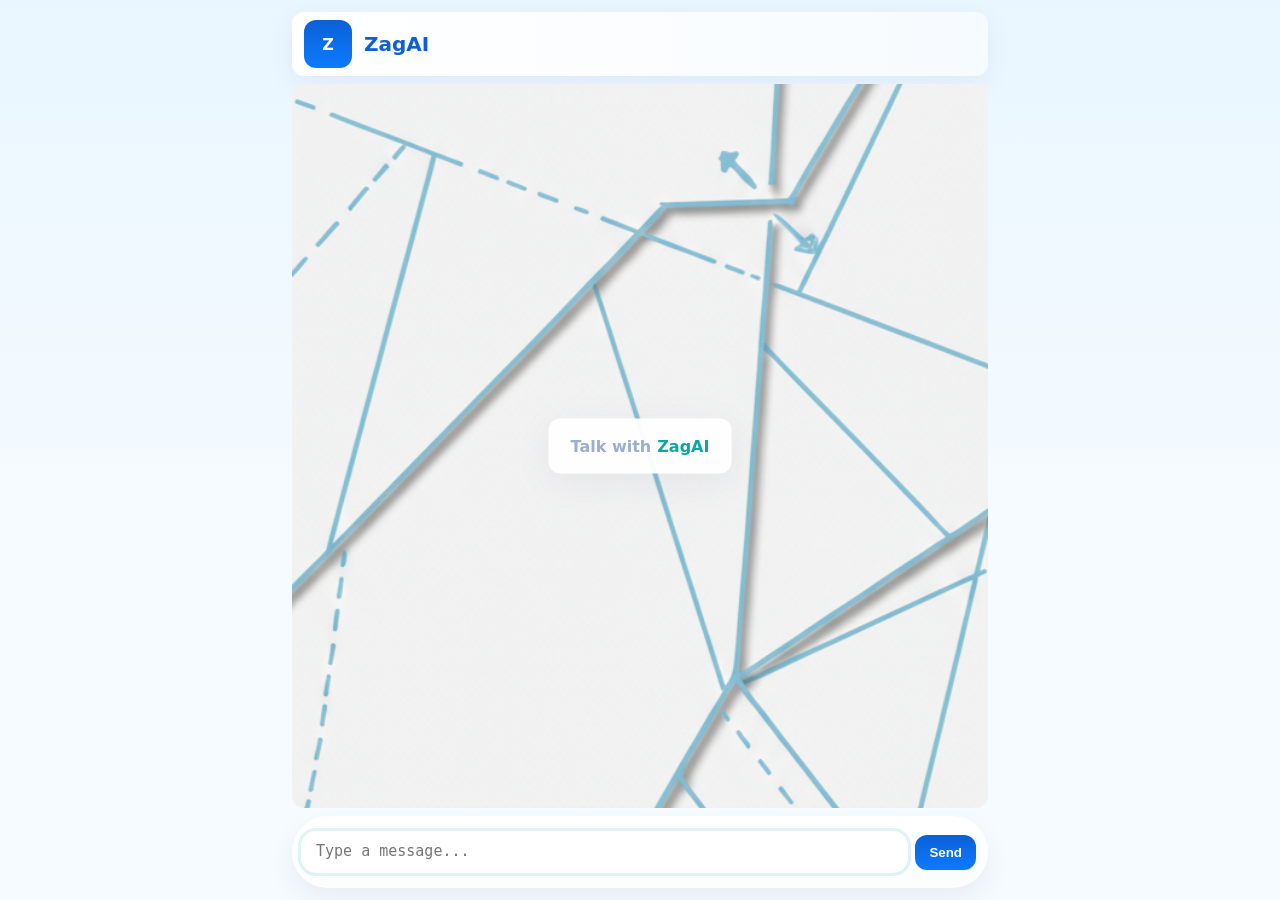
<file: ZagAI.html>
<!doctype html>
<html lang="en">
<head>
  <meta charset="utf-8" />
  <meta name="viewport" content="width=device-width,initial-scale=1" />
  <title>ZagAI — Chat demo</title>
  <link rel="stylesheet" href="Zagstyle.css">
</head>
<body>
  <main class="app" role="application" aria-label="ZagAI chat application">
    <header class="topbar" role="banner">
      <div class="logo" aria-hidden="true">Z</div>
      <div class="title">ZagAI</div>
    </header>

    <section id="chat-area" class="chat-area" aria-live="polite" aria-atomic="false">
      <div id="chat-messages" class="chat-messages" role="log" aria-live="polite"></div>

      <div id="emptyChatPlaceholder" class="empty-placeholder" aria-hidden="false">
        Talk with <span class="zag">ZagAI</span>
      </div>
    </section>

    <form id="chat-form" class="chat-input-area" action="#" onsubmit="return false;" aria-label="Message input area">
      <textarea id="chatMessageInput" aria-label="Type a message" placeholder="Type a message..." rows="1"></textarea>
      <button id="sendChatMessageBtn" class="send-btn" type="button" aria-label="Send message">Send</button>
    </form>
  </main>

  <script src="Zaglogic.js" defer></script>
</body>
</html>
</file>
<file: Zagstyle.css>
:root{
  --bg-color: #e9f6ff;
  --primary: #0b60d6;
  --accent: #0ea5a4;
  --muted: #9aaecf;
  --header-h: 64px;
  --input-h: 72px;
  --max-w: 720px;
  --bubble-radius: 18px;
}

*{box-sizing:border-box}
html,body{height:100%;margin:0;font-family:system-ui,-apple-system,Segoe UI,Roboto,'Helvetica Neue',Arial;color:#05203a;background:linear-gradient(180deg,var(--bg-color),#f6fbff 60%);-webkit-font-smoothing:antialiased;-moz-osx-font-smoothing:grayscale}
.app{max-width:var(--max-w);margin:0 auto;height:100vh;display:flex;flex-direction:column;align-items:stretch;gap:8px;padding:12px}

/* Top bar */
.topbar{height:var(--header-h);display:flex;align-items:center;gap:12px;padding:12px;border-radius:12px;background:linear-gradient(90deg,#fff,#f6fbff);box-shadow:0 8px 28px rgba(3,24,78,0.06)}
.logo{width:48px;height:48px;border-radius:12px;background:linear-gradient(180deg,var(--primary),#0c7bff);color:white;display:flex;align-items:center;justify-content:center;font-weight:800}
.title{font-weight:800;color:var(--primary);font-size:20px}

/* Chat area */
.chat-area{position:relative;flex:1;display:flex;flex-direction:column;align-items:stretch;justify-content:flex-start;background-image: url('bg.png');background-size:cover;background-position:center;border-radius:12px;padding:16px;overflow:hidden}
.chat-messages{flex:1;overflow:auto;display:flex;flex-direction:column;gap:10px;padding:6px 4px 12px 4px}

/* Placeholder */
.empty-placeholder{
  position:absolute;left:50%;top:50%;transform:translate(-50%,-50%);background:rgba(255,255,255,0.95);padding:18px 22px;border-radius:12px;box-shadow:0 8px 40px rgba(3,24,78,0.06);font-weight:700;color:var(--muted);display:flex;align-items:center;gap:6px;transition:transform 280ms ease,opacity 240ms ease,filter 240ms ease;
}
.empty-placeholder.hidden{opacity:0;transform:translate(-50%,-36%);filter:blur(0.6px);pointer-events:none}
.empty-placeholder .zag{color:var(--accent);font-weight:900}

/* Input area */
.chat-input-area{height:var(--input-h);display:flex;gap:10px;align-items:center;padding:12px;border-radius:40px;background:linear-gradient(180deg,#fff,#fbfdff);box-shadow:0 12px 30px rgba(3,24,78,0.06);position:relative;z-index:40}
#chatMessageInput{flex:1;border:none;outline:none;padding:8px 12px;font-size:15px;border-radius:12px;resize:none;min-height:36px;max-height:160px}
.send-btn{background:linear-gradient(180deg,var(--primary),#0c7bff);color:#fff;border:none;padding:10px 14px;border-radius:12px;font-weight:800;cursor:pointer}

/* Bubbles */
.bubble{display:inline-block;padding:10px 14px;border-radius:var(--bubble-radius);max-width:78%;word-wrap:break-word;box-shadow:0 8px 22px rgba(3,24,78,0.06);opacity:0;transform:translateY(6px) scale(.995);transition:transform 260ms cubic-bezier(.22,.9,.32,1),opacity 200ms ease}
.bubble.me{align-self:flex-end;background:linear-gradient(180deg,var(--primary),#0849a6);color:white;border:1px solid rgba(255,255,255,0.06)}
.bubble.other{align-self:flex-start;background:linear-gradient(180deg,#ffffff,#fbfdff);color:var(--primary);border:1px solid rgba(3,24,78,0.04)}

/* bubble enter */
.bubble.enter{opacity:1;transform:translateY(0) scale(1)}

/* small meta */
.msg-meta{display:block;font-size:11px;opacity:0.8;margin-top:8px}

/* accessibility focus */
.send-btn:focus, #chatMessageInput:focus{outline:3px solid rgba(14,165,164,0.12);outline-offset:3px}

/* responsive */
@media (max-width:540px){
  .app{padding:8px}
  .topbar{border-radius:8px;height:56px;padding:8px}
  .empty-placeholder{width:86%}
}

/* subtle sending animation */
.chat-input-area.sending{transform:translateY(-6px) scale(0.997);transition:transform 220ms ease}
</file>
